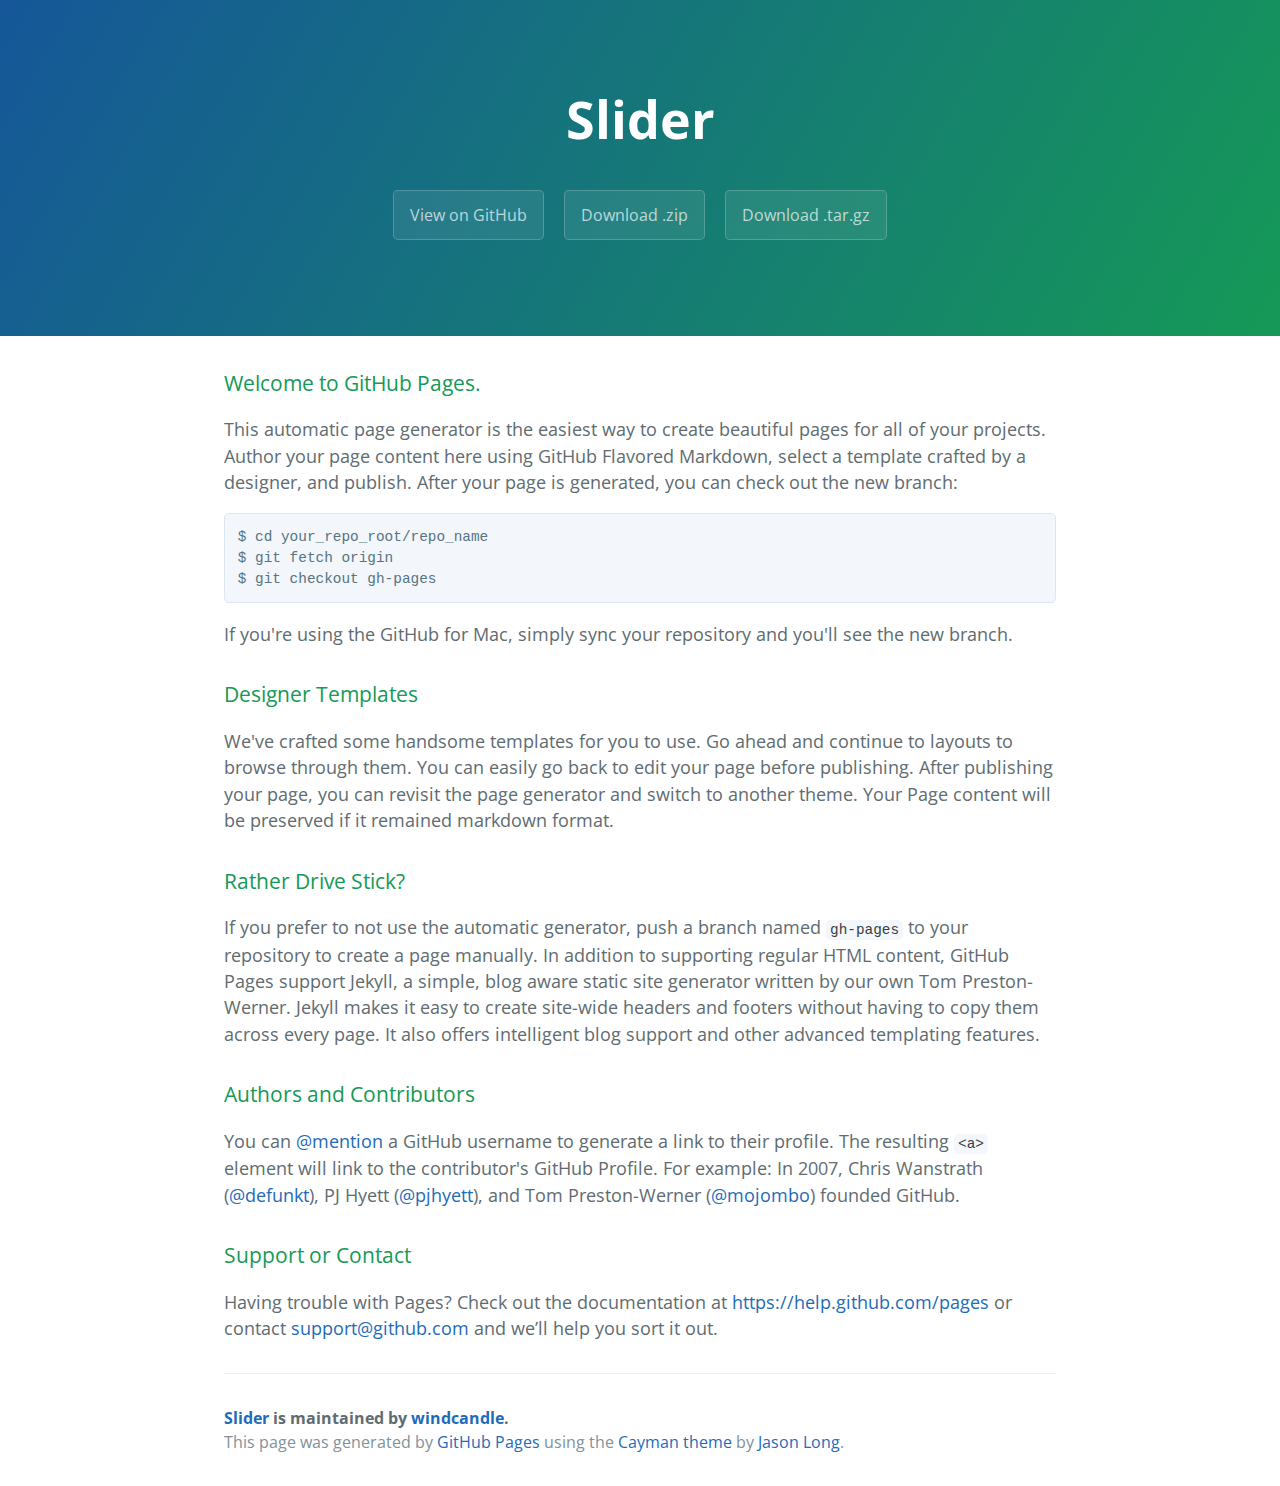
<file: index.html>
<!DOCTYPE html>
<html lang="en-us">
  <head>
    <meta charset="UTF-8">
    <title>Slider by windcandle</title>
    <meta name="viewport" content="width=device-width, initial-scale=1">
    <link rel="stylesheet" type="text/css" href="stylesheets/normalize.css" media="screen">
    <link href='http://fonts.googleapis.com/css?family=Open+Sans:400,700' rel='stylesheet' type='text/css'>
    <link rel="stylesheet" type="text/css" href="stylesheets/stylesheet.css" media="screen">
    <link rel="stylesheet" type="text/css" href="stylesheets/github-light.css" media="screen">
  </head>
  <body>
    <section class="page-header">
      <h1 class="project-name">Slider</h1>
      <h2 class="project-tagline"></h2>
      <a href="https://github.com/windcandle/slider" class="btn">View on GitHub</a>
      <a href="https://github.com/windcandle/slider/zipball/master" class="btn">Download .zip</a>
      <a href="https://github.com/windcandle/slider/tarball/master" class="btn">Download .tar.gz</a>
    </section>

    <section class="main-content">
      <h3>
<a id="welcome-to-github-pages" class="anchor" href="#welcome-to-github-pages" aria-hidden="true"><span class="octicon octicon-link"></span></a>Welcome to GitHub Pages.</h3>

<p>This automatic page generator is the easiest way to create beautiful pages for all of your projects. Author your page content here using GitHub Flavored Markdown, select a template crafted by a designer, and publish. After your page is generated, you can check out the new branch:</p>

<pre><code>$ cd your_repo_root/repo_name
$ git fetch origin
$ git checkout gh-pages
</code></pre>

<p>If you're using the GitHub for Mac, simply sync your repository and you'll see the new branch.</p>

<h3>
<a id="designer-templates" class="anchor" href="#designer-templates" aria-hidden="true"><span class="octicon octicon-link"></span></a>Designer Templates</h3>

<p>We've crafted some handsome templates for you to use. Go ahead and continue to layouts to browse through them. You can easily go back to edit your page before publishing. After publishing your page, you can revisit the page generator and switch to another theme. Your Page content will be preserved if it remained markdown format.</p>

<h3>
<a id="rather-drive-stick" class="anchor" href="#rather-drive-stick" aria-hidden="true"><span class="octicon octicon-link"></span></a>Rather Drive Stick?</h3>

<p>If you prefer to not use the automatic generator, push a branch named <code>gh-pages</code> to your repository to create a page manually. In addition to supporting regular HTML content, GitHub Pages support Jekyll, a simple, blog aware static site generator written by our own Tom Preston-Werner. Jekyll makes it easy to create site-wide headers and footers without having to copy them across every page. It also offers intelligent blog support and other advanced templating features.</p>

<h3>
<a id="authors-and-contributors" class="anchor" href="#authors-and-contributors" aria-hidden="true"><span class="octicon octicon-link"></span></a>Authors and Contributors</h3>

<p>You can <a href="https://github.com/blog/821" class="user-mention">@mention</a> a GitHub username to generate a link to their profile. The resulting <code>&lt;a&gt;</code> element will link to the contributor's GitHub Profile. For example: In 2007, Chris Wanstrath (<a href="https://github.com/defunkt" class="user-mention">@defunkt</a>), PJ Hyett (<a href="https://github.com/pjhyett" class="user-mention">@pjhyett</a>), and Tom Preston-Werner (<a href="https://github.com/mojombo" class="user-mention">@mojombo</a>) founded GitHub.</p>

<h3>
<a id="support-or-contact" class="anchor" href="#support-or-contact" aria-hidden="true"><span class="octicon octicon-link"></span></a>Support or Contact</h3>

<p>Having trouble with Pages? Check out the documentation at <a href="https://help.github.com/pages">https://help.github.com/pages</a> or contact <a href="mailto:support@github.com">support@github.com</a> and we’ll help you sort it out.</p>

      <footer class="site-footer">
        <span class="site-footer-owner"><a href="https://github.com/windcandle/slider">Slider</a> is maintained by <a href="https://github.com/windcandle">windcandle</a>.</span>

        <span class="site-footer-credits">This page was generated by <a href="https://pages.github.com">GitHub Pages</a> using the <a href="https://github.com/jasonlong/cayman-theme">Cayman theme</a> by <a href="https://twitter.com/jasonlong">Jason Long</a>.</span>
      </footer>

    </section>

  
  </body>
</html>
</file>
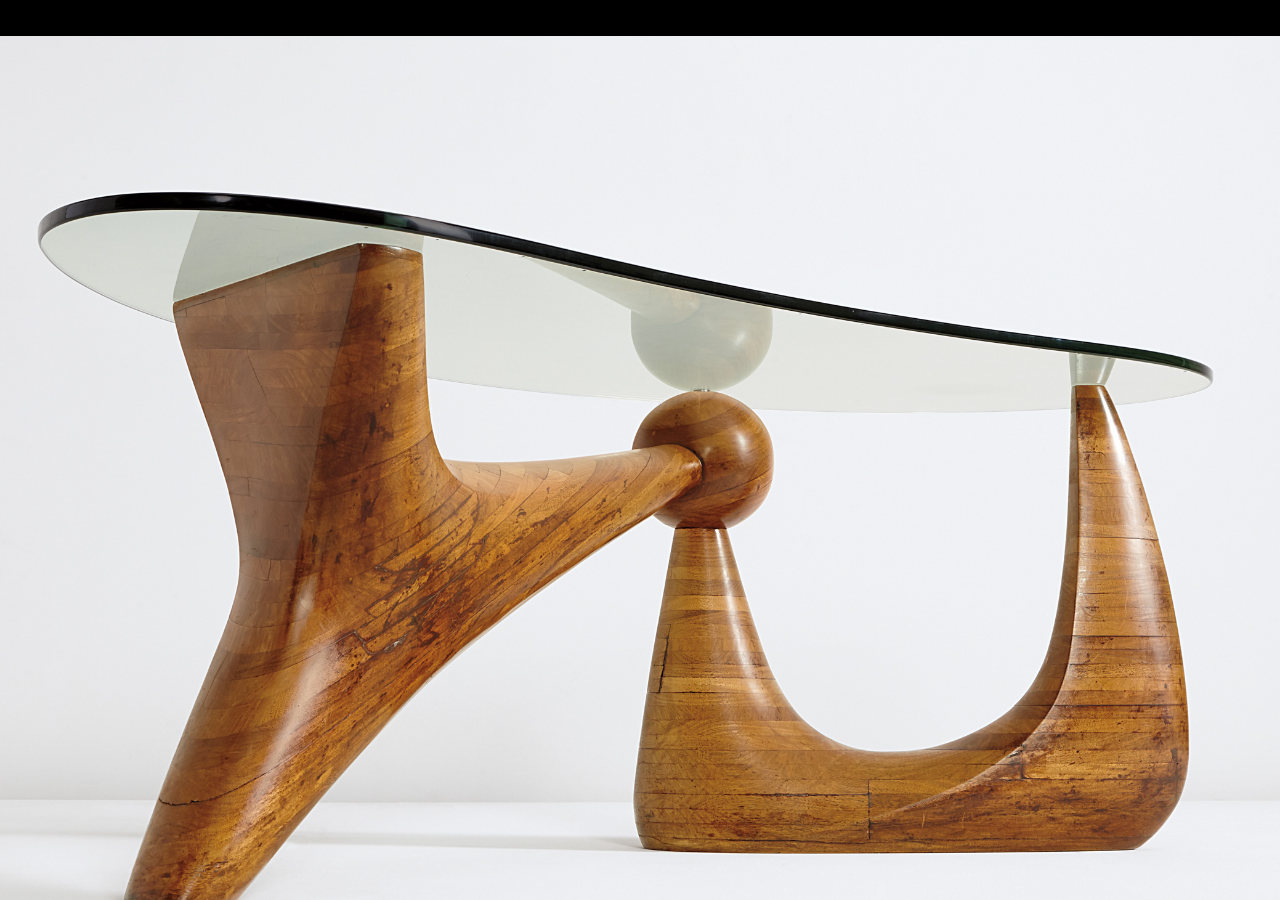
<file: 1.0/pages/headpage0.html>
<!DOCTYPE html>
<html>
<head>
<title>headpage0</title>
<link rel="stylesheet" href="../styles.css">
</head>

<body>
	<div id="pageContainer">
		<div id="caption">Photo Caption</div> 
        This is a headpage.
        <img src="../images/pic1.jpg" id="head0">
	</div>
</body>
</html>
</file>
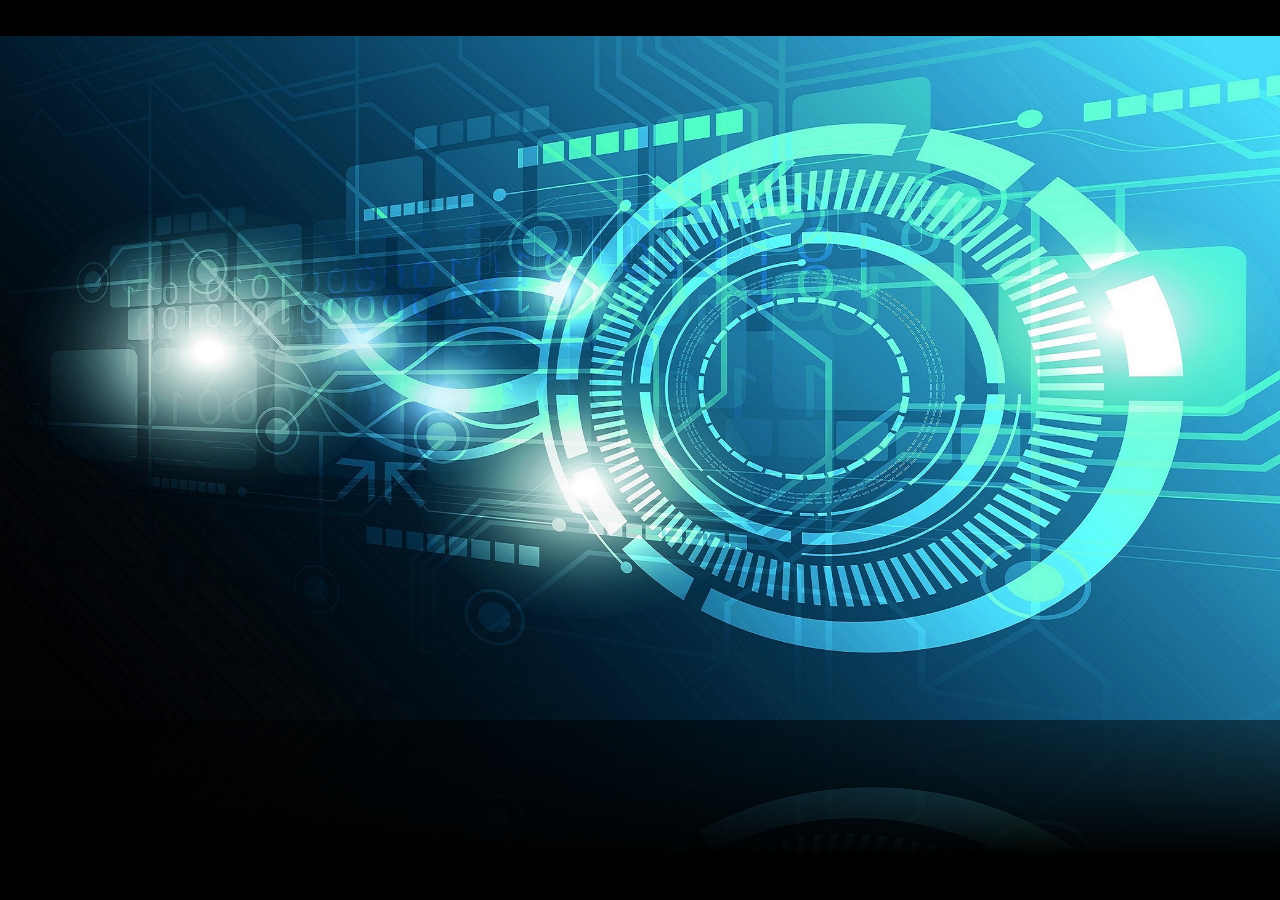
<file: 1.0/pages/headsub0page0.html>
<!DOCTYPE html>
<html>
<head>
<title>headsub0page0</title>
<link rel="stylesheet" href="../styles.css">
</head>

<body>
	<div id="pageContainer">
		<div id="caption">Photo Caption</div> 
        This is a headsubpage.
        <img src="../images/page1.png" id="head0sub0">
	</div>
</body>
</html>
</file>
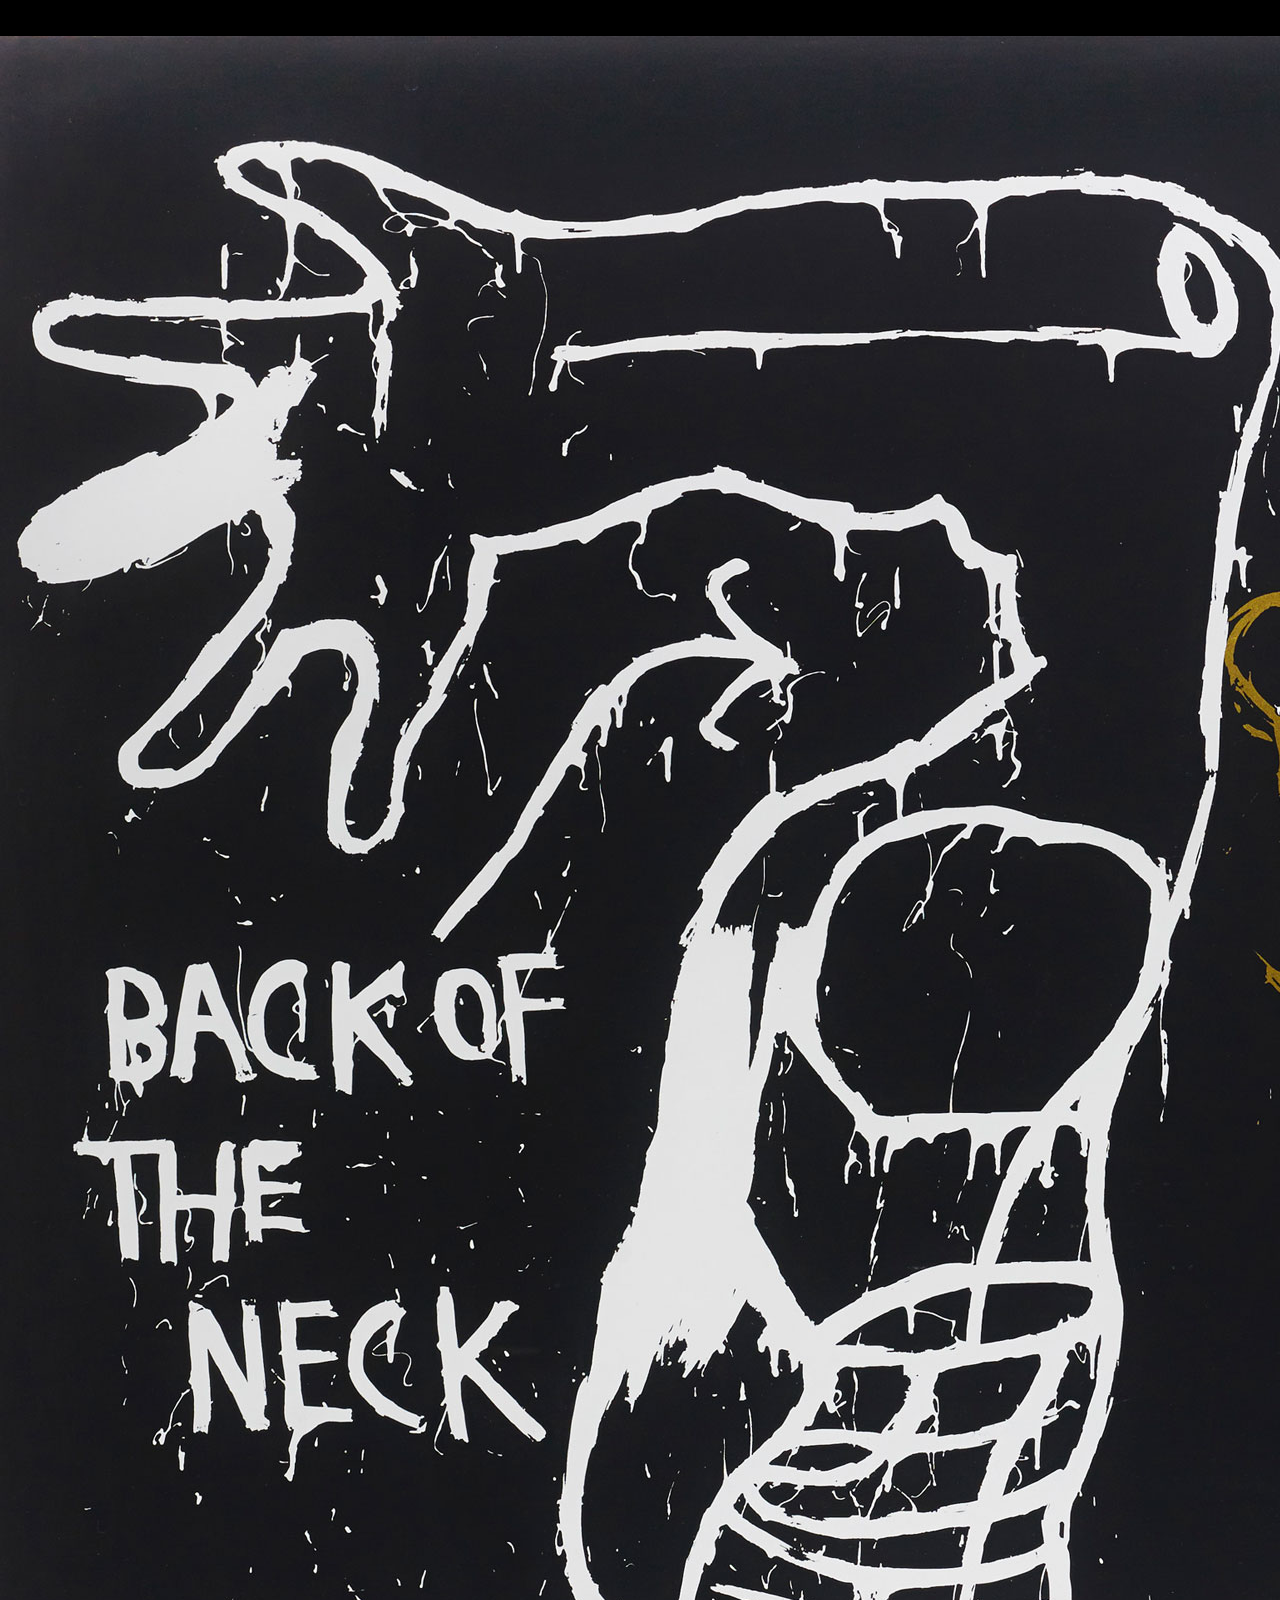
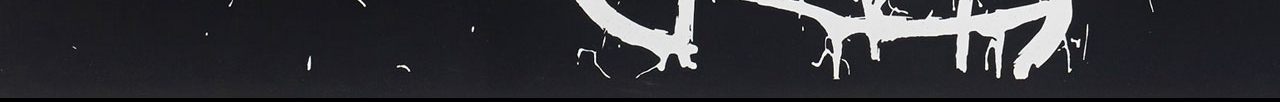
<file: 1.0/pages/mainpage.html>
<!DOCTYPE html>
<html>
<head>
<title>Mainpage</title>
<link rel="stylesheet" href="../styles.css">
</head>

<body>
	<div class="pageContainer">
		<div class="caption">Photo Caption</div> 
        This is a mainpage.
        <img src="../images/pic0.jpg" id="main">
	</div>
</body>
</html>
</file>
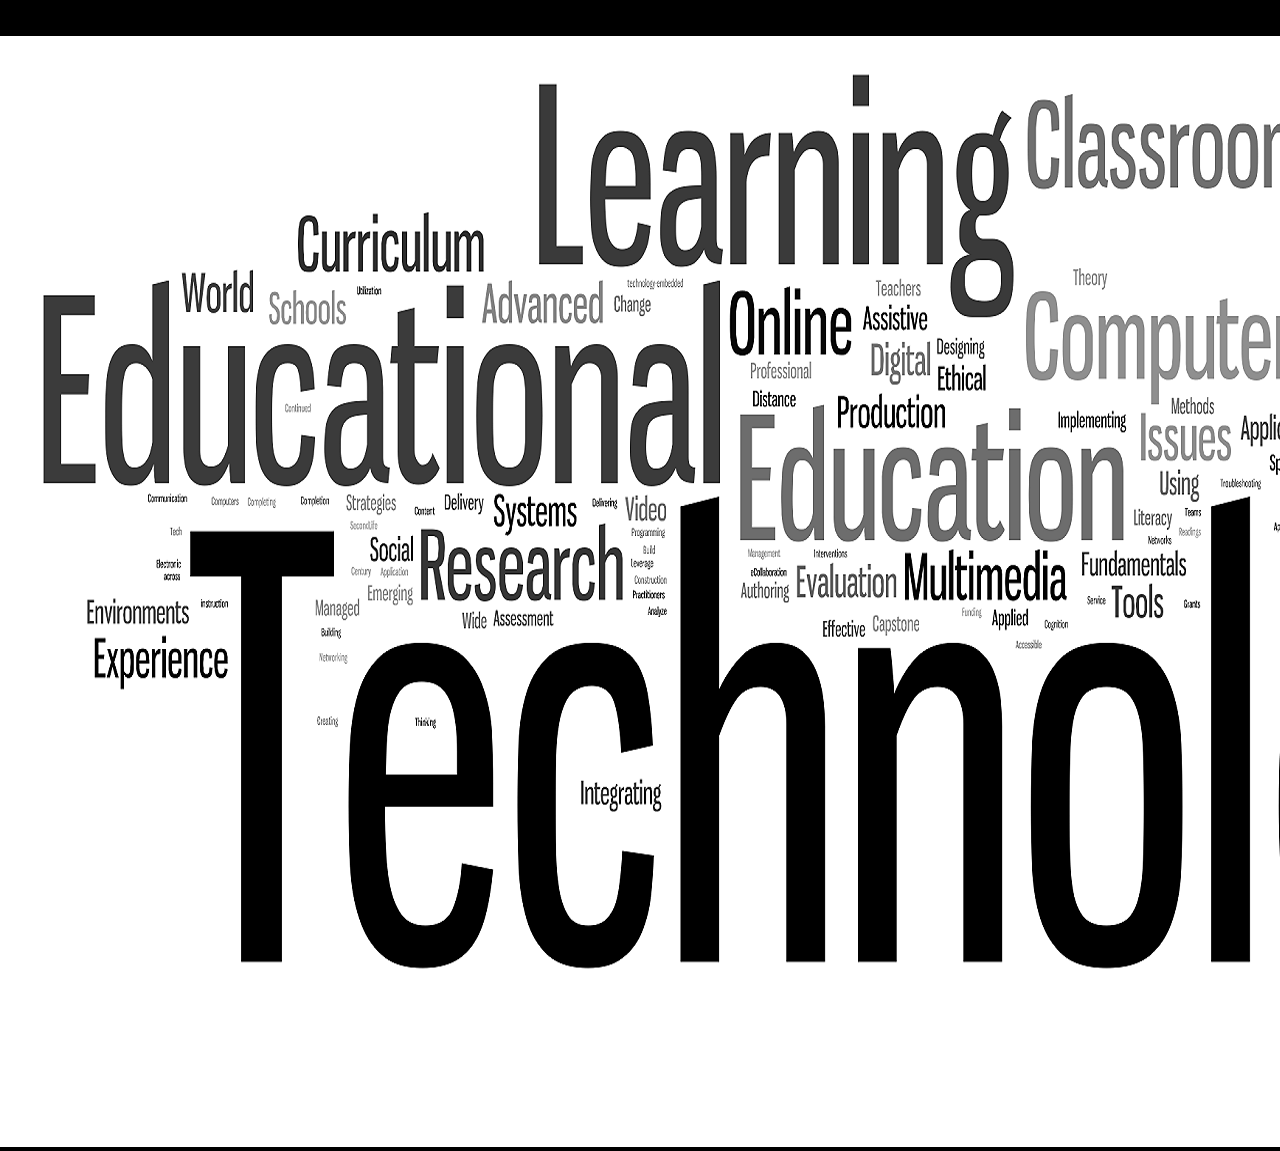
<file: 1.0/pages/mainsubpage0.html>
<!DOCTYPE html>
<html>
<head>
<title>mainsubpage0</title>
<link rel="stylesheet" href="../styles.css">
</head>

<body>
	<div class="pageContainer">
		<div class="caption">Photo Caption</div> 
        This is a mainsubpage.
        <img src="../images/page0.png" id="mainsub0">
	</div>
</body>
</html>
</file>
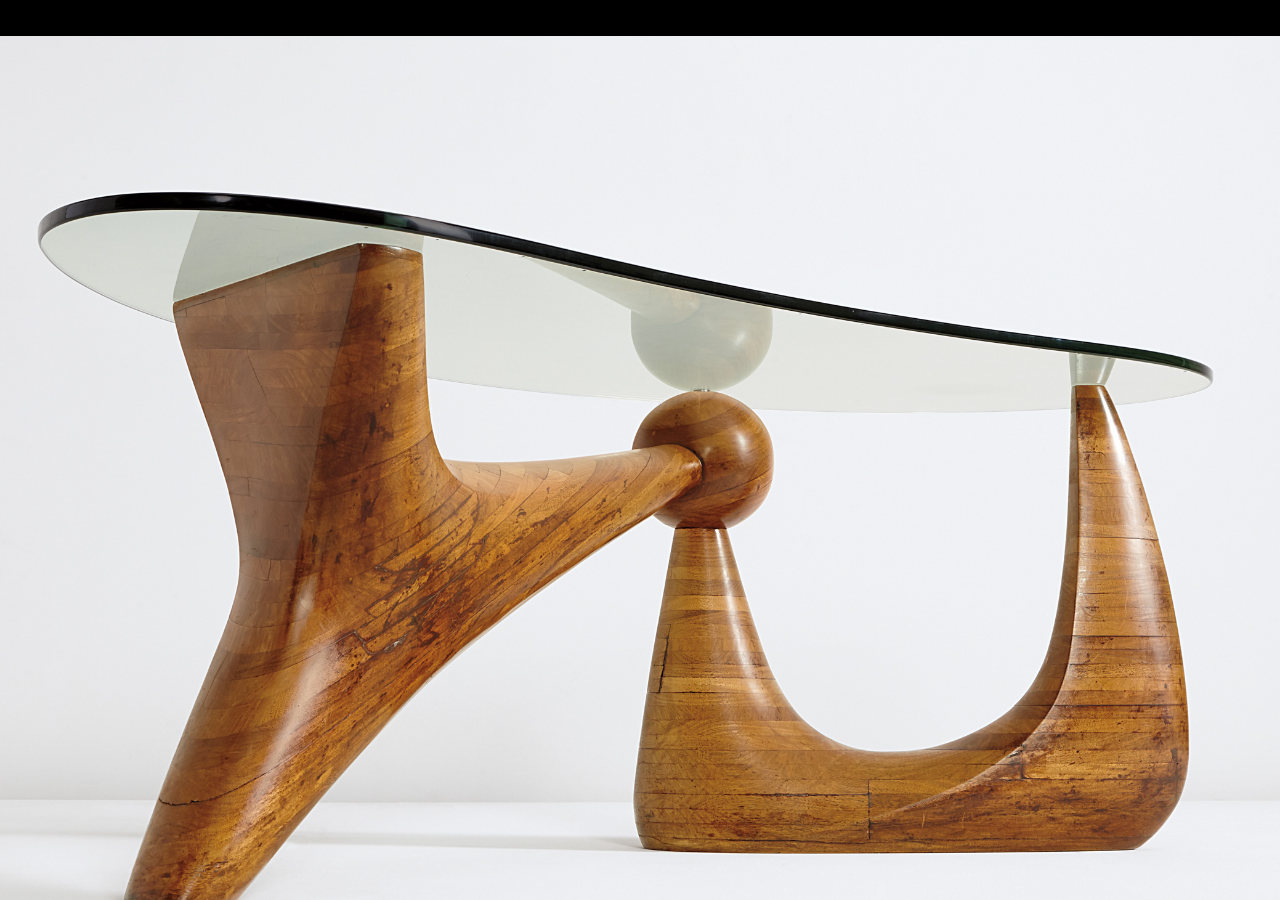
<file: 1.0s/pages/headpage0.html>
<!DOCTYPE html>
<html>
<head>
<title>headpage0</title>
<link rel="stylesheet" href="../styles.css">
</head>

<body>
	<div class="pageContainer">
		<div class="caption">Photo Caption</div> 
        This is a headpage.
        <img src="../images/pic1.jpg" id="head0">
	</div>
</body>
</html>
</file>
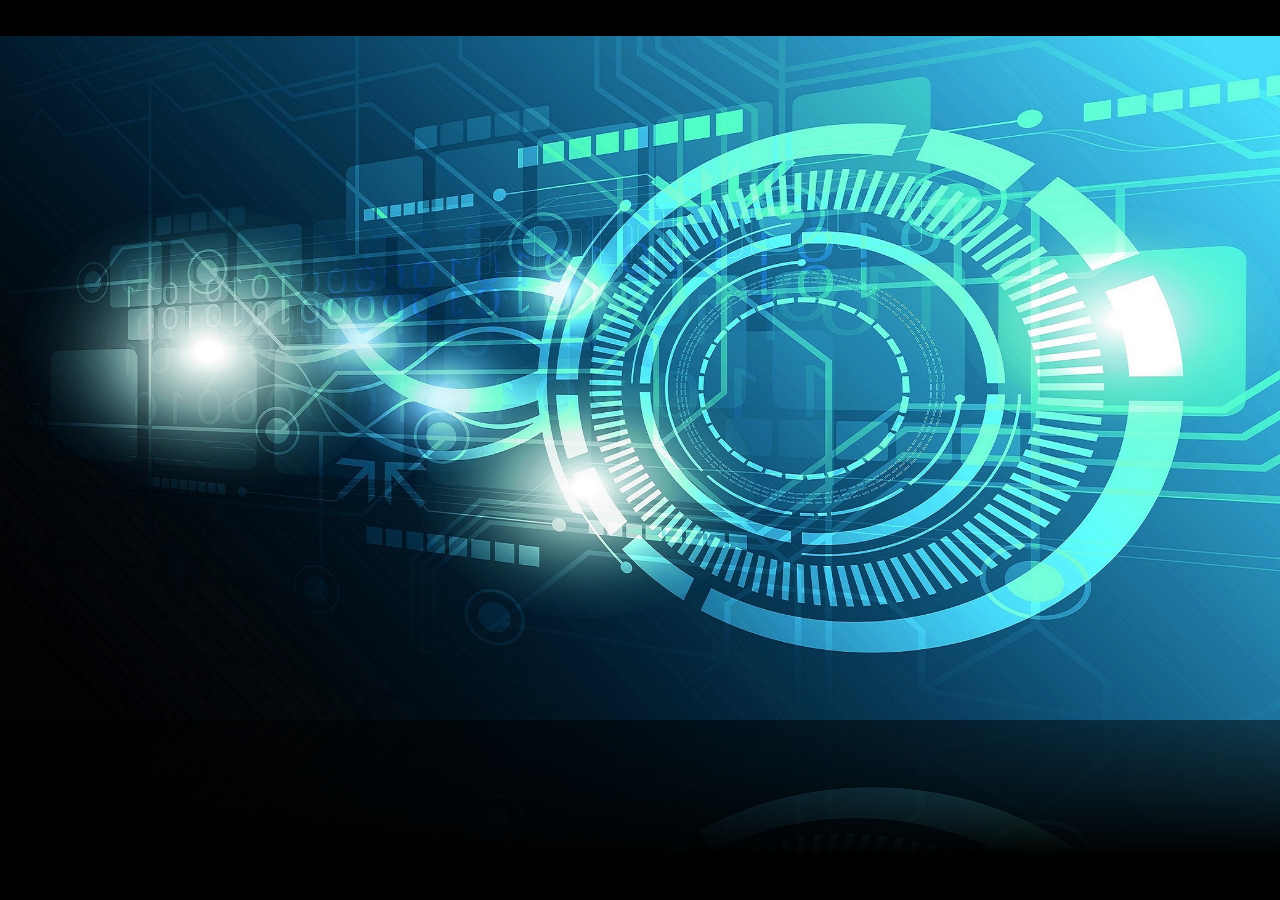
<file: 1.0s/pages/headsub0page0.html>
<!DOCTYPE html>
<html>
<head>
<title>headsub0page0</title>
<link rel="stylesheet" href="../styles.css">
</head>

<body>
	<div class="pageContainer">
		<div class="caption">Photo Caption</div> 
        This is a headsubpage.
        <img src="../images/page1.png" id="head0sub0">
	</div>
</body>
</html>
</file>
<file: stylesheets/stylesheet.css>
* {
  box-sizing: border-box; }

body {
  padding: 0;
  margin: 0;
  font-family: "Open Sans", "Helvetica Neue", Helvetica, Arial, sans-serif;
  font-size: 16px;
  line-height: 1.5;
  color: #606c71; }

a {
  color: #1e6bb8;
  text-decoration: none; }
  a:hover {
    text-decoration: underline; }

.btn {
  display: inline-block;
  margin-bottom: 1rem;
  color: rgba(255, 255, 255, 0.7);
  background-color: rgba(255, 255, 255, 0.08);
  border-color: rgba(255, 255, 255, 0.2);
  border-style: solid;
  border-width: 1px;
  border-radius: 0.3rem;
  transition: color 0.2s, background-color 0.2s, border-color 0.2s; }
  .btn + .btn {
    margin-left: 1rem; }

.btn:hover {
  color: rgba(255, 255, 255, 0.8);
  text-decoration: none;
  background-color: rgba(255, 255, 255, 0.2);
  border-color: rgba(255, 255, 255, 0.3); }

@media screen and (min-width: 64em) {
  .btn {
    padding: 0.75rem 1rem; } }

@media screen and (min-width: 42em) and (max-width: 64em) {
  .btn {
    padding: 0.6rem 0.9rem;
    font-size: 0.9rem; } }

@media screen and (max-width: 42em) {
  .btn {
    display: block;
    width: 100%;
    padding: 0.75rem;
    font-size: 0.9rem; }
    .btn + .btn {
      margin-top: 1rem;
      margin-left: 0; } }

.page-header {
  color: #fff;
  text-align: center;
  background-color: #159957;
  background-image: linear-gradient(120deg, #155799, #159957); }

@media screen and (min-width: 64em) {
  .page-header {
    padding: 5rem 6rem; } }

@media screen and (min-width: 42em) and (max-width: 64em) {
  .page-header {
    padding: 3rem 4rem; } }

@media screen and (max-width: 42em) {
  .page-header {
    padding: 2rem 1rem; } }

.project-name {
  margin-top: 0;
  margin-bottom: 0.1rem; }

@media screen and (min-width: 64em) {
  .project-name {
    font-size: 3.25rem; } }

@media screen and (min-width: 42em) and (max-width: 64em) {
  .project-name {
    font-size: 2.25rem; } }

@media screen and (max-width: 42em) {
  .project-name {
    font-size: 1.75rem; } }

.project-tagline {
  margin-bottom: 2rem;
  font-weight: normal;
  opacity: 0.7; }

@media screen and (min-width: 64em) {
  .project-tagline {
    font-size: 1.25rem; } }

@media screen and (min-width: 42em) and (max-width: 64em) {
  .project-tagline {
    font-size: 1.15rem; } }

@media screen and (max-width: 42em) {
  .project-tagline {
    font-size: 1rem; } }

.main-content :first-child {
  margin-top: 0; }
.main-content img {
  max-width: 100%; }
.main-content h1, .main-content h2, .main-content h3, .main-content h4, .main-content h5, .main-content h6 {
  margin-top: 2rem;
  margin-bottom: 1rem;
  font-weight: normal;
  color: #159957; }
.main-content p {
  margin-bottom: 1em; }
.main-content code {
  padding: 2px 4px;
  font-family: Consolas, "Liberation Mono", Menlo, Courier, monospace;
  font-size: 0.9rem;
  color: #383e41;
  background-color: #f3f6fa;
  border-radius: 0.3rem; }
.main-content pre {
  padding: 0.8rem;
  margin-top: 0;
  margin-bottom: 1rem;
  font: 1rem Consolas, "Liberation Mono", Menlo, Courier, monospace;
  color: #567482;
  word-wrap: normal;
  background-color: #f3f6fa;
  border: solid 1px #dce6f0;
  border-radius: 0.3rem; }
  .main-content pre > code {
    padding: 0;
    margin: 0;
    font-size: 0.9rem;
    color: #567482;
    word-break: normal;
    white-space: pre;
    background: transparent;
    border: 0; }
.main-content .highlight {
  margin-bottom: 1rem; }
  .main-content .highlight pre {
    margin-bottom: 0;
    word-break: normal; }
.main-content .highlight pre, .main-content pre {
  padding: 0.8rem;
  overflow: auto;
  font-size: 0.9rem;
  line-height: 1.45;
  border-radius: 0.3rem; }
.main-content pre code, .main-content pre tt {
  display: inline;
  max-width: initial;
  padding: 0;
  margin: 0;
  overflow: initial;
  line-height: inherit;
  word-wrap: normal;
  background-color: transparent;
  border: 0; }
  .main-content pre code:before, .main-content pre code:after, .main-content pre tt:before, .main-content pre tt:after {
    content: normal; }
.main-content ul, .main-content ol {
  margin-top: 0; }
.main-content blockquote {
  padding: 0 1rem;
  margin-left: 0;
  color: #819198;
  border-left: 0.3rem solid #dce6f0; }
  .main-content blockquote > :first-child {
    margin-top: 0; }
  .main-content blockquote > :last-child {
    margin-bottom: 0; }
.main-content table {
  display: block;
  width: 100%;
  overflow: auto;
  word-break: normal;
  word-break: keep-all; }
  .main-content table th {
    font-weight: bold; }
  .main-content table th, .main-content table td {
    padding: 0.5rem 1rem;
    border: 1px solid #e9ebec; }
.main-content dl {
  padding: 0; }
  .main-content dl dt {
    padding: 0;
    margin-top: 1rem;
    font-size: 1rem;
    font-weight: bold; }
  .main-content dl dd {
    padding: 0;
    margin-bottom: 1rem; }
.main-content hr {
  height: 2px;
  padding: 0;
  margin: 1rem 0;
  background-color: #eff0f1;
  border: 0; }

@media screen and (min-width: 64em) {
  .main-content {
    max-width: 64rem;
    padding: 2rem 6rem;
    margin: 0 auto;
    font-size: 1.1rem; } }

@media screen and (min-width: 42em) and (max-width: 64em) {
  .main-content {
    padding: 2rem 4rem;
    font-size: 1.1rem; } }

@media screen and (max-width: 42em) {
  .main-content {
    padding: 2rem 1rem;
    font-size: 1rem; } }

.site-footer {
  padding-top: 2rem;
  margin-top: 2rem;
  border-top: solid 1px #eff0f1; }

.site-footer-owner {
  display: block;
  font-weight: bold; }

.site-footer-credits {
  color: #819198; }

@media screen and (min-width: 64em) {
  .site-footer {
    font-size: 1rem; } }

@media screen and (min-width: 42em) and (max-width: 64em) {
  .site-footer {
    font-size: 1rem; } }

@media screen and (max-width: 42em) {
  .site-footer {
    font-size: 0.9rem; } }
</file>
<file: stylesheets/github-light.css>
/*
   Copyright 2014 GitHub Inc.

   Licensed under the Apache License, Version 2.0 (the "License");
   you may not use this file except in compliance with the License.
   You may obtain a copy of the License at

       http://www.apache.org/licenses/LICENSE-2.0

   Unless required by applicable law or agreed to in writing, software
   distributed under the License is distributed on an "AS IS" BASIS,
   WITHOUT WARRANTIES OR CONDITIONS OF ANY KIND, either express or implied.
   See the License for the specific language governing permissions and
   limitations under the License.

*/

.pl-c /* comment */ {
  color: #969896;
}

.pl-c1      /* constant, markup.raw, meta.diff.header, meta.module-reference, meta.property-name, support, support.constant, support.variable, variable.other.constant */,
.pl-s .pl-v /* string variable */ {
  color: #0086b3;
}

.pl-e  /* entity */,
.pl-en /* entity.name */ {
  color: #795da3;
}

.pl-s .pl-s1 /* string source */,
.pl-smi      /* storage.modifier.import, storage.modifier.package, storage.type.java, variable.other, variable.parameter.function */ {
  color: #333;
}

.pl-ent /* entity.name.tag */ {
  color: #63a35c;
}

.pl-k /* keyword, storage, storage.type */ {
  color: #a71d5d;
}

.pl-pds              /* punctuation.definition.string, string.regexp.character-class */,
.pl-s                /* string */,
.pl-s .pl-pse .pl-s1 /* string punctuation.section.embedded source */,
.pl-sr               /* string.regexp */,
.pl-sr .pl-cce       /* string.regexp constant.character.escape */,
.pl-sr .pl-sra       /* string.regexp string.regexp.arbitrary-repitition */,
.pl-sr .pl-sre       /* string.regexp source.ruby.embedded */ {
  color: #183691;
}

.pl-v /* variable */ {
  color: #ed6a43;
}

.pl-id /* invalid.deprecated */ {
  color: #b52a1d;
}

.pl-ii /* invalid.illegal */ {
  background-color: #b52a1d;
  color: #f8f8f8;
}

.pl-sr .pl-cce /* string.regexp constant.character.escape */ {
  color: #63a35c;
  font-weight: bold;
}

.pl-ml /* markup.list */ {
  color: #693a17;
}

.pl-mh        /* markup.heading */,
.pl-mh .pl-en /* markup.heading entity.name */,
.pl-ms        /* meta.separator */ {
  color: #1d3e81;
  font-weight: bold;
}

.pl-mq /* markup.quote */ {
  color: #008080;
}

.pl-mi /* markup.italic */ {
  color: #333;
  font-style: italic;
}

.pl-mb /* markup.bold */ {
  color: #333;
  font-weight: bold;
}

.pl-md /* markup.deleted, meta.diff.header.from-file */ {
  background-color: #ffecec;
  color: #bd2c00;
}

.pl-mi1 /* markup.inserted, meta.diff.header.to-file */ {
  background-color: #eaffea;
  color: #55a532;
}

.pl-mdr /* meta.diff.range */ {
  color: #795da3;
  font-weight: bold;
}

.pl-mo /* meta.output */ {
  color: #1d3e81;
}
</file>
<file: 1.0/styles.css>
body {
	margin: 0;
	padding: 0;
	background: #000;
	font-family: "Georgia", serif;
}

#sliderContainer {
	width: 100%;
	min-width: 600px;
	height: 100%;
	overflow: hidden;
	position: absolute;
	top: 0;
	bottom: 0;
	margin-top: auto;
	margin-bottom: auto;
	text-align: center;
	z-index: 1;
}

#sliderContainer img {
	display: block;
	max-width: 100%;
	min-width: 800px;
	height: auto;
	width: auto;
	position: absolute;
	opacity: 1;
	-webkit-box-reflect:
		below
		0
		-webkit-gradient(
			linear,
			left top,
			left bottom,
			color-stop(1, rgba(255, 255, 255, .5)),
			color-stop(.8, rgba(255, 255, 255, 0))
		);
}

#pageContainer {
   	width: 100%;
	min-width: 600px;
	height: 100%;
	overflow: hidden;
	position: absolute;
	top: 0;
	bottom: 0;
	margin-top: auto;
	margin-bottom: auto;
	text-align: center;
	z-index: 1;
}

#pageContainer img {
	display: block;
	max-width: 100%;
	min-width: 800px;
	height: auto;
	width: auto;
	position: absolute;
	opacity: 1;
	-webkit-box-reflect:
		below
		0
		-webkit-gradient(
			linear,
			left top,
			left bottom,
			color-stop(1, rgba(255, 255, 255, .5)),
			color-stop(.8, rgba(255, 255, 255, 0))
		);
}

#leftButton, #rightButton {
	background-color: transparent;
	position: absolute;
	z-index: 2;
	top: -100px;
	bottom: 0;
	padding: 0;
	margin: auto 0;
	width: 15%;
	height: 20%;
	border: none;
	outline: none;
	color: #fff;
	font-size: 100px;
	opacity: 0;
}

#topButton, #bottomButton {
    background-color: transparent;
	position: absolute;
	z-index: 2;
	width: 50px;
	height: 50px;
    left: 50%;
    margin-left: -25px;
    margin-top: 20px;
    margin-bottom: 20px;
	opacity: 1;
    -webkit-filter: invert(100%);
}

#leftButton:hover, #rightButton:hover, #topButton:hover, #bottomButton:hover {
	opacity: .8;
	outline: none;
}

#leftButton {
	left: 0;
}

#rightButton {
	right: 0;
}

#topButton {
    top: 0;
}

#bottomButton {
    bottom: 0;
}

	letter-spacing: .1em;
	display: none;
}
</file>
<file: 1.0s/styles.css>
body {
	margin: 0;
	padding: 0;
	background: #000;
	font-family: "Georgia", serif;
}

.sliderContainer {
	width: 100%;
	min-width: 600px;
	height: 100%;
	overflow: hidden;
	position: absolute;
	top: 0;
	bottom: 0;
	margin-top: auto;
	margin-bottom: auto;
	text-align: center;
	z-index: 1;
}

.sliderContainer img {
	display: block;
	max-width: 100%;
	min-width: 600px;
	height: auto;
	width: auto;
	position: absolute;
	opacity: 1;
	-webkit-box-reflect:
		below
		0
		-webkit-gradient(
			linear,
			left top,
			left bottom,
			color-stop(1, rgba(255, 255, 255, .5)),
			color-stop(.8, rgba(255, 255, 255, 0))
		);
}

.pageContainer {
   	width: 100%;
	min-width: 600px;
	height: 100%;
	overflow: hidden;
	position: absolute;
	top: 0;
	bottom: 0;
	margin-top: auto;
	margin-bottom: auto;
	text-align: center;
	z-index: 1;
}

.pageContainer img {
	display: block;
	max-width: 100%;
	min-width: 800px;
	height: auto;
	width: auto;
	position: absolute;
	opacity: 1;
	-webkit-box-reflect:
		below
		0
		-webkit-gradient(
			linear,
			left top,
			left bottom,
			color-stop(1, rgba(255, 255, 255, .5)),
			color-stop(.8, rgba(255, 255, 255, 0))
		);
}

#leftButton, #rightButton {
	background-color: transparent;
	position: absolute;
	z-index: 2;
	top: -100px;
	bottom: 0;
	padding: 0;
	margin: auto 0;
	width: 15%;
	height: 20%;
	border: none;
	outline: none;
	color: #fff;
	font-size: 100px;
	opacity: 0;
}

#topButton, #bottomButton {
    background-color: transparent;
	position: absolute;
	z-index: 2;
	width: 50px;
	height: 50px;
    left: 50%;
    margin-left: -25px;
    margin-top: 20px;
    margin-bottom: 20px;
	opacity: 1;
    -webkit-filter: invert(100%);
}

#leftButton:hover, #rightButton:hover, #topButton:hover, #bottomButton:hover {
	opacity: .8;
	outline: none;
}

#leftButton {
	left: 0;
}

#rightButton {
	right: 0;
}

#topButton {
    top: 0;
}

#bottomButton {
    bottom: 0;
}
</file>
